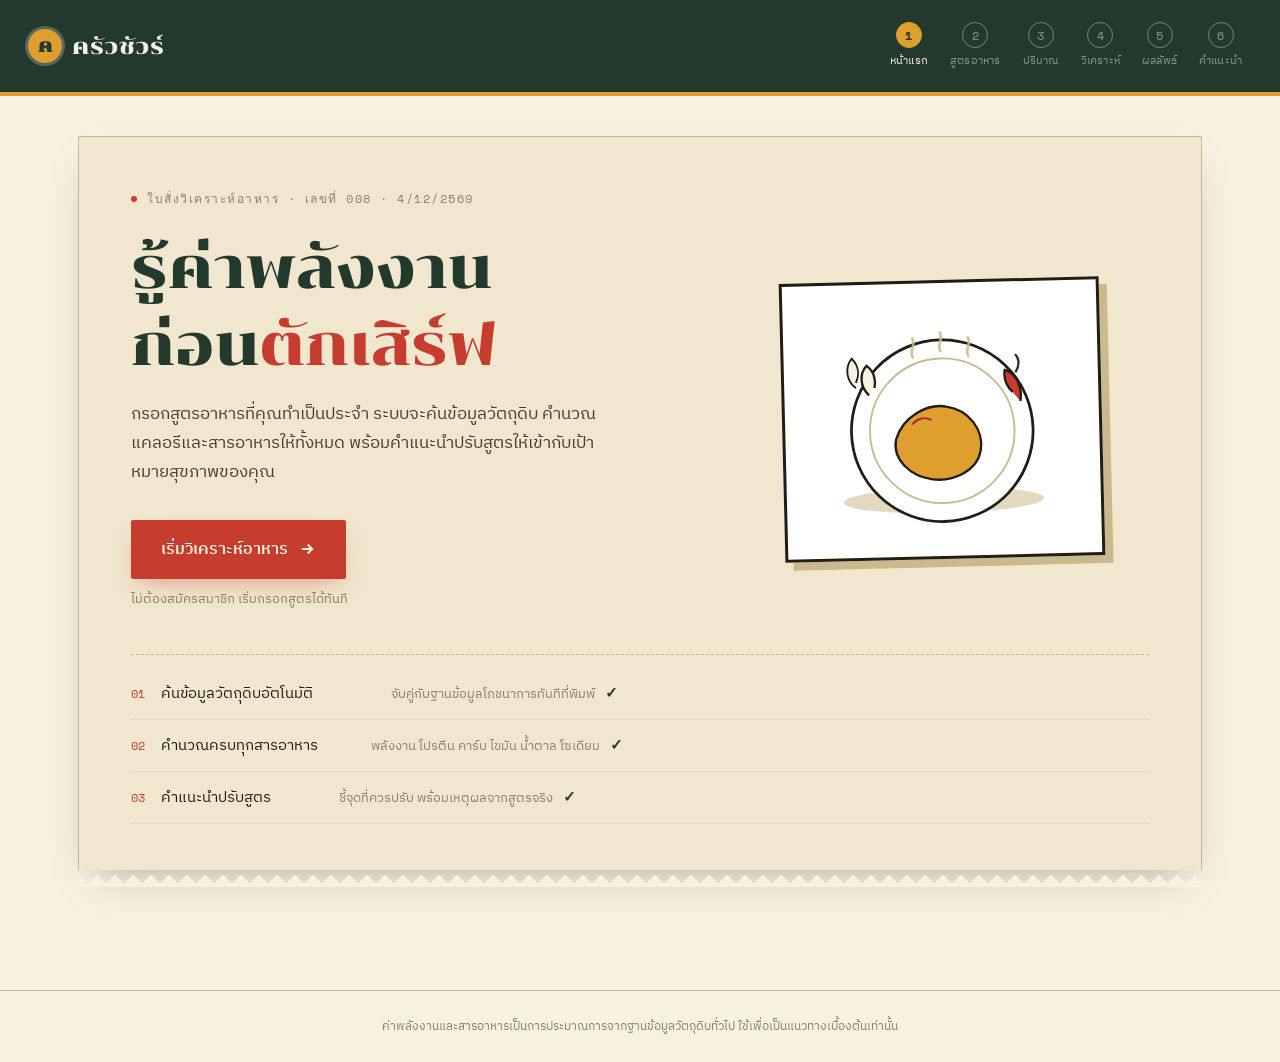
<file: nutrition-appnew.html>
<!DOCTYPE html>
<html lang="th">
<head>
<meta charset="UTF-8">
<meta name="viewport" content="width=device-width, initial-scale=1.0">
<title>ครัวชัวร์ — วิเคราะห์คุณค่าทางโภชนาการ</title>
<link rel="preconnect" href="https://fonts.googleapis.com">
<link rel="preconnect" href="https://fonts.gstatic.com" crossorigin>
<link href="https://fonts.googleapis.com/css2?family=Chonburi&family=IBM+Plex+Sans+Thai:wght@400;500;600;700&family=Space+Mono:wght@400;700&display=swap" rel="stylesheet">
<style>
  :root{
    --rice:#F7F1E1;
    --rice-deep:#F0E7CE;
    --ink:#211C14;
    --pandan:#24392E;
    --pandan-light:#33513F;
    --chili:#C63D2F;
    --chili-deep:#A62F23;
    --turmeric:#DE9F2E;
    --khaki:#C9B98C;
    --paper-shadow: 0 18px 40px -18px rgba(33,28,20,0.35);
    --radius: 2px;
  }
  *{box-sizing:border-box;}
  html{scroll-behavior:smooth;}
  body{
    margin:0;
    background:var(--rice);
    color:var(--ink);
    font-family:'IBM Plex Sans Thai', sans-serif;
    -webkit-font-smoothing:antialiased;
  }
  h1,h2,h3,.display{
    font-family:'Chonburi', 'IBM Plex Sans Thai', sans-serif;
    font-weight:400;
    line-height:1.15;
    margin:0;
  }
  .mono{font-family:'Space Mono', monospace;}
  button{font-family:inherit;cursor:pointer;}
  a{color:inherit;}

  ::selection{background:var(--turmeric); color:var(--ink);}

  /* focus visibility */
  button:focus-visible, input:focus-visible, select:focus-visible{
    outline:3px solid var(--chili);
    outline-offset:2px;
  }

  @media (prefers-reduced-motion: reduce){
    *{animation-duration:0.001ms !important; transition-duration:0.001ms !important;}
  }

  /* ---------- SHELL ---------- */
  #app{min-height:100vh; display:flex; flex-direction:column;}

  header.topbar{
    background:var(--pandan);
    color:var(--rice);
    padding:18px 28px;
    display:flex;
    align-items:center;
    justify-content:space-between;
    gap:20px;
    position:sticky; top:0; z-index:40;
    border-bottom:4px solid var(--turmeric);
  }
  .logo{
    display:flex; align-items:center; gap:10px;
    font-family:'Chonburi', sans-serif;
    font-size:22px;
    letter-spacing:0.5px;
  }
  .logo-mark{
    width:34px;height:34px; border-radius:50%;
    background:var(--turmeric);
    display:flex;align-items:center;justify-content:center;
    color:var(--pandan); font-size:18px; font-weight:700;
    box-shadow:0 0 0 3px rgba(247,241,225,0.25);
  }
  .steprail{
    display:flex; align-items:center; gap:2px;
    overflow-x:auto;
  }
  .steprail::-webkit-scrollbar{display:none;}
  .step-dot{
    display:flex; flex-direction:column; align-items:center; gap:4px;
    background:none; border:none; color:rgba(247,241,225,0.5);
    padding:4px 10px; position:relative; white-space:nowrap;
  }
  .step-dot .num{
    width:26px;height:26px;border-radius:50%;
    border:1.5px solid rgba(247,241,225,0.4);
    display:flex;align-items:center;justify-content:center;
    font-family:'Space Mono',monospace; font-size:12px;
    transition:all .25s ease;
  }
  .step-dot .lbl{font-size:11px; letter-spacing:.2px;}
  .step-dot.active{color:var(--rice);}
  .step-dot.active .num{background:var(--turmeric); border-color:var(--turmeric); color:var(--pandan); font-weight:700;}
  .step-dot.done{color:rgba(247,241,225,0.85);}
  .step-dot.done .num{background:rgba(247,241,225,0.15); border-color:var(--rice);}
  .step-dot:not(.clickable){cursor:default;}
  .step-dot.clickable{cursor:pointer;}
  .step-dot.clickable:hover .num{border-color:var(--rice);}

  main{
    flex:1;
    width:100%;
    max-width:1180px;
    margin:0 auto;
    padding:40px 28px 80px;
  }

  .layout{
    display:grid;
    grid-template-columns: 1.35fr 1fr;
    gap:40px;
    align-items:start;
  }
  @media (max-width:880px){
    .layout{grid-template-columns:1fr;}
  }

  .panel{
    background:#fff;
    border:1px solid var(--khaki);
    border-top:5px solid var(--turmeric);
    border-radius:var(--radius);
    padding:36px 36px 32px;
    box-shadow:var(--paper-shadow);
  }

  .eyebrow{
    font-family:'Space Mono',monospace;
    font-size:12px;
    letter-spacing:2px;
    text-transform:uppercase;
    color:var(--chili);
    margin-bottom:10px;
    display:block;
  }

  .ticket-head{
    display:flex; align-items:baseline; justify-content:space-between; gap:16px;
    margin-bottom:6px; flex-wrap:wrap;
  }
  .ticket-head .th-num{
    font-family:'Space Mono',monospace; font-size:11.5px; letter-spacing:1.5px;
    color:#8a8267;
  }
  .ticket-head .th-num .dot{color:var(--chili);}
  .section-title-row{margin-bottom:8px;}
  .section-title-row .section-title{margin-bottom:0;}

  /* ---------- HERO (step 1) : order-ticket concept ---------- */
  .hero-panel{
    background:var(--rice-deep);
    border:1px solid var(--khaki);
    border-bottom:none;
    box-shadow:var(--paper-shadow);
    padding:52px 52px 46px;
    position:relative;
  }
  .hero-panel::after{
    content:"";
    position:absolute; left:0; right:0; bottom:-17px; height:18px;
    background:
      linear-gradient(-45deg, var(--rice) 9px, transparent 0) 0 0/18px 18px repeat-x,
      linear-gradient(45deg, var(--rice) 9px, transparent 0) 0 0/18px 18px repeat-x;
  }
  .ticket-num{
    font-family:'Space Mono',monospace; font-size:12px; letter-spacing:1.5px;
    color:#8a8267; display:flex; align-items:center; gap:10px; margin-bottom:22px;
  }
  .ticket-num .dot{width:6px;height:6px;border-radius:50%;background:var(--chili);}

  .hero-grid{
    display:grid; grid-template-columns:1.15fr 0.85fr; gap:44px; align-items:center;
  }
  @media (max-width:880px){ .hero-grid{grid-template-columns:1fr;} }

  .hero-panel h1{
    font-size:clamp(36px, 4.6vw, 58px);
    line-height:1.32;
    color:var(--pandan);
  }
  .hero-panel h1 .accent{color:var(--chili);}
  .hero-panel p.lead{
    font-size:16.5px; line-height:1.75; margin-top:18px; max-width:50ch;
    color:#453d2e;
  }
  .cta-row{margin-top:32px; display:flex; flex-direction:column; align-items:flex-start; gap:10px;}
  .cta{
    background:var(--chili);
    color:var(--rice);
    border:none;
    padding:16px 30px;
    font-size:16px;
    font-weight:600;
    border-radius:var(--radius);
    display:inline-flex; align-items:center; gap:10px;
    transition:transform .15s ease, background .15s ease;
    box-shadow:0 10px 24px -10px rgba(198,61,47,0.55);
  }
  .cta:hover{background:var(--chili-deep); transform:translateY(-2px);}
  .cta svg{width:18px;height:18px;}
  .cta-note{font-size:12.5px; color:#8a8267;}

  /* sticker frame reused from the nutrition-label language, seen for the first time here */
  .sticker-frame{
    background:#fff;
    border:3px solid var(--ink);
    box-shadow:8px 8px 0 var(--khaki);
    transform:rotate(-1.4deg);
    padding:18px 18px 14px;
    max-width:320px;
    margin:0 auto;
  }
  .sticker-frame svg{display:block; width:100%; height:auto;}
  .sticker-caption{
    margin-top:14px; text-align:center; font-family:'Space Mono',monospace;
    font-size:11.5px; letter-spacing:1px; color:#8a8267; text-transform:uppercase;
  }

  .receipt-divider{
    border:none; border-top:1.5px dashed var(--khaki);
    margin:44px 0 26px;
  }
  .receipt-list{list-style:none; margin:0; padding:0;}
  .receipt-list li{
    display:flex; align-items:baseline; gap:10px;
    padding:13px 0; border-bottom:1px solid #e2d9bf;
    font-size:15px; color:var(--ink);
  }
  .receipt-list li:first-child{padding-top:0;}
  .receipt-list .ri-num{
    font-family:'Space Mono',monospace; font-size:12px; color:var(--chili); flex:none; width:20px;
  }
  .receipt-list .ri-text{flex:none;}
  .receipt-list .ri-desc{
    flex:1; font-size:12.5px; color:#8a8267; text-align:right; max-width:34ch;
  }
  @media (max-width:640px){
    .receipt-list li{flex-wrap:wrap;}
    .receipt-list .ri-desc{text-align:left; width:100%; margin-left:30px;}
  }
  .receipt-list .ri-check{
    flex:none; color:var(--pandan); font-weight:700; font-family:'Space Mono',monospace;
  }

  /* ---------- FORM ELEMENTS ---------- */
  .field{margin-bottom:22px;}
  .field label{
    display:block; font-size:13px; font-weight:600; margin-bottom:8px;
    color:var(--pandan); letter-spacing:.2px;
  }
  .field .hint{font-size:12px; color:#8a8267; margin-top:6px;}
  input[type=text], input[type=number], select{
    width:100%;
    border:1.5px solid var(--khaki);
    background:var(--rice);
    padding:12px 14px;
    font-size:15px;
    border-radius:var(--radius);
    font-family:'IBM Plex Sans Thai', sans-serif;
    color:var(--ink);
  }
  input:focus, select:focus{border-color:var(--pandan);}

  .row{display:flex; gap:14px;}
  .row > *{flex:1;}

  .add-row{display:flex; gap:10px; align-items:flex-end;}
  .add-row .field{flex:1; margin-bottom:0;}
  .btn-secondary{
    background:var(--pandan); color:var(--rice); border:none;
    padding:12px 18px; border-radius:var(--radius); font-weight:600; font-size:14px;
    white-space:nowrap;
    transition:background .15s ease;
  }
  .btn-secondary:hover{background:var(--pandan-light);}
  .btn-secondary:disabled{background:#b9b09a; cursor:not-allowed;}

  .chips{display:flex; flex-wrap:wrap; gap:10px; margin-top:18px;}
  .chip{
    display:flex; align-items:center; gap:10px;
    background:#fff; border:1.5px solid var(--ink);
    padding:8px 8px 8px 10px; border-radius:3px; font-size:13.5px;
    position:relative;
  }
  .chip::before{
    content:""; width:6px; height:6px; border-radius:50%;
    background:var(--turmeric); border:1px solid var(--ink); flex:none;
  }
  .chip button{
    background:var(--chili); color:#fff; border:none;
    width:20px;height:20px;border-radius:50%;
    font-size:12px; line-height:1; display:flex; align-items:center; justify-content:center;
  }
  .empty-note{
    font-size:13.5px; color:#8a8267; padding:14px; border:1px dashed var(--khaki);
    border-radius:var(--radius); margin-top:16px; background:var(--rice-deep);
  }

  .qty-table{width:100%; border-collapse:collapse; margin-top:6px;}
  .qty-table th{
    text-align:left; font-size:11px; text-transform:uppercase; letter-spacing:1.5px;
    color:#fff; background:var(--pandan); padding:10px 10px; font-family:'Space Mono',monospace;
  }
  .qty-table th:first-child{border-radius:3px 0 0 0;}
  .qty-table th:last-child{border-radius:0 3px 0 0;}
  .qty-table tr:nth-child(even) td{background:var(--rice-deep);}
  .qty-table td{padding:12px 10px; border-bottom:1px solid var(--khaki); vertical-align:middle;}
  .qty-table .iname{font-weight:600; font-size:14px; color:var(--pandan);}
  .qty-table .gramnote{font-size:11.5px; color:#8a8267; font-family:'Space Mono',monospace;}
  .qty-table input, .qty-table select{padding:8px 10px; font-size:13.5px;}

  .nav-buttons{display:flex; justify-content:space-between; margin-top:32px; gap:12px;}
  .btn-ghost{
    background:none; border:1.5px solid var(--pandan); color:var(--pandan);
    padding:12px 22px; border-radius:var(--radius); font-weight:600; font-size:14px;
  }
  .btn-ghost:hover{background:var(--rice-deep);}
  .btn-primary{
    background:var(--chili); color:#fff; border:none;
    padding:12px 26px; border-radius:var(--radius); font-weight:600; font-size:14px;
    box-shadow:0 8px 18px -8px rgba(198,61,47,0.55);
  }
  .btn-primary:hover{background:var(--chili-deep);}
  .btn-primary:disabled{background:#c9b8a8; box-shadow:none; cursor:not-allowed;}

  /* ---------- LOADING (step 4) ---------- */
  .loading-wrap{
    display:flex; flex-direction:column; align-items:center; justify-content:center;
    padding:70px 20px; text-align:center; gap:22px;
  }
  .pot{width:74px; height:74px; position:relative;}
  .pot svg{width:100%; height:100%;}
  .steam{
    position:absolute; top:-14px; left:50%; transform:translateX(-50%);
    width:6px; height:20px; border-radius:4px; background:var(--khaki);
    animation:rise 1.4s ease-in-out infinite;
    opacity:0.8;
  }
  @keyframes rise{
    0%{transform:translate(-50%,6px); opacity:0;}
    40%{opacity:0.8;}
    100%{transform:translate(-50%,-16px); opacity:0;}
  }
  .loading-wrap h3{color:var(--pandan); font-size:20px;}
  .loading-wrap p{color:#8a8267; font-size:14px; max-width:36ch;}
  .progress-bar{width:220px; height:6px; background:var(--rice-deep); border-radius:4px; overflow:hidden; border:1px solid var(--khaki);}
  .progress-fill{height:100%; width:0%; background:var(--turmeric); transition:width .4s ease;}

  /* ---------- NUTRITION LABEL (signature element) ---------- */
  .label-card{
    background:#fff;
    border:3px solid var(--ink);
    padding:0;
    position:sticky; top:100px;
    box-shadow:8px 8px 0 var(--khaki);
    transform:rotate(0.4deg);
  }
  .label-head{
    padding:16px 20px 12px;
    border-bottom:10px solid var(--ink);
  }
  .label-head .lbl-eyebrow{
    font-family:'Space Mono',monospace; font-size:11px; letter-spacing:2px; text-transform:uppercase; color:#8a8267;
  }
  .label-head h2{font-size:26px; color:var(--ink); margin-top:2px;}
  .label-sub{
    padding:10px 20px; border-bottom:1px solid var(--ink); font-size:13px;
    display:flex; justify-content:space-between;
  }
  .label-cal{
    padding:12px 20px; border-bottom:8px solid var(--ink);
    display:flex; justify-content:space-between; align-items:baseline;
  }
  .label-cal .lc-label{font-family:'Chonburi',sans-serif; font-size:16px;}
  .label-cal .lc-num{font-family:'Space Mono',monospace; font-size:34px; font-weight:700; color:var(--chili);}
  .label-rows{padding:0 20px;}
  .label-row{
    display:flex; justify-content:space-between; align-items:center;
    padding:9px 0; border-bottom:1px solid #d8d0ba; font-size:14px;
  }
  .label-row.indent{padding-left:16px; font-size:13px; color:#5b5340;}
  .label-row .rdi{font-family:'Space Mono',monospace; font-size:12.5px; color:var(--pandan); font-weight:700;}
  .label-row .val{font-family:'Space Mono',monospace; font-weight:700;}
  .label-foot{
    padding:14px 20px 20px; font-size:11px; color:#8a8267; line-height:1.5;
  }
  .label-empty{
    padding:40px 24px; text-align:center; color:#8a8267; font-size:13.5px; line-height:1.6;
  }
  .serving-toggle{
    display:flex; gap:0; margin:16px 20px 4px; border:1.5px solid var(--pandan); border-radius:var(--radius); overflow:hidden;
  }
  .serving-toggle button{
    flex:1; background:#fff; border:none; padding:9px; font-size:12.5px; font-weight:600; color:var(--pandan);
  }
  .serving-toggle button.active{background:var(--pandan); color:var(--rice);}

  /* ---------- RESULTS PAGE ---------- */
  .result-hero{display:flex; align-items:center; gap:16px; margin-bottom:26px;}
  .result-hero .num-big{font-family:'Space Mono',monospace; font-size:52px; font-weight:700; color:var(--chili);}
  .result-hero .num-unit{font-size:14px; color:#8a8267;}
  .bar-group{margin-bottom:16px;}
  .bar-label{display:flex; justify-content:space-between; font-size:13px; margin-bottom:5px;}
  .bar-track{height:10px; background:var(--rice-deep); border:1px solid var(--khaki); border-radius:6px; overflow:hidden;}
  .bar-fill{height:100%; background:var(--turmeric); border-radius:6px 0 0 6px; transition:width .6s ease;}
  .bar-fill.chili{background:var(--chili);}
  .bar-fill.pandan{background:var(--pandan);}

  /* ---------- RECOMMENDATIONS ---------- */
  .rec-card{
    display:flex; gap:16px; padding:20px; border:1px solid var(--khaki);
    border-left:5px solid var(--turmeric); border-radius:var(--radius); margin-bottom:16px;
    background:var(--rice-deep);
  }
  .rec-card.warn{border-left-color:var(--chili);}
  .rec-card .ricon{
    width:40px;height:40px; flex:none; border-radius:50%; background:#fff; border:2px solid var(--ink);
    display:flex; align-items:center; justify-content:center; font-size:17px;
  }
  .rec-card.warn .ricon{background:#fbe9e4;}
  .rec-card:not(.warn) .ricon{background:#eef3e9;}
  .rec-card h3{font-size:15.5px; color:var(--pandan); margin-bottom:5px;}
  .rec-card p{margin:0; font-size:13.5px; line-height:1.6; color:#453d2e;}
  .rec-card .tag{
    display:inline-block; margin-top:8px; font-family:'Space Mono',monospace; font-size:11px;
    background:#fff; border:1px solid var(--khaki); padding:2px 8px; border-radius:10px; color:#5b5340;
  }

  footer.site-foot{
    text-align:center; padding:26px; font-size:12px; color:#8a8267;
    border-top:1px solid var(--khaki);
  }

  .section-title{color:var(--pandan); font-size:24px; margin-bottom:6px;}
  .section-desc{color:#5b5340; font-size:14px; margin-bottom:26px; max-width:60ch; line-height:1.6;}
</style>
</head>
<body>
<div id="app"></div>

<script>
/* ===================== NUTRITION DATABASE (per 100g) ===================== */
const DB = {
  "หมูสับ":        {kcal:296, protein:17.9, carb:0,    fat:25,  sugar:0,   sodium:62},
  "เนื้อไก่":       {kcal:165, protein:31,   carb:0,    fat:3.6, sugar:0,   sodium:74},
  "กุ้ง":          {kcal:99,  protein:24,   carb:0.2,  fat:0.3, sugar:0,   sodium:111},
  "ไข่ไก่":         {kcal:155, protein:13,   carb:1.1,  fat:11,  sugar:1.1, sodium:124},
  "ข้าวสวย":       {kcal:130, protein:2.7,  carb:28,   fat:0.3, sugar:0.1, sodium:1},
  "เส้นก๋วยเตี๋ยว": {kcal:109, protein:0.9,  carb:25,   fat:0.2, sugar:0.1, sodium:9},
  "น้ำตาลทราย":    {kcal:387, protein:0,    carb:100,  fat:0,   sugar:100, sodium:1},
  "น้ำตาลปี๊บ":     {kcal:375, protein:0.2,  carb:97,   fat:0.2, sugar:90,  sodium:20},
  "น้ำปลา":        {kcal:35,  protein:5,    carb:3.6,  fat:0,   sugar:0,   sodium:7850},
  "ซีอิ๊วขาว":      {kcal:60,  protein:6,    carb:6,    fat:0,   sugar:1,   sodium:5493},
  "ซอสหอยนางรม":   {kcal:51,  protein:2.7,  carb:11,   fat:0.1, sugar:9,   sodium:2733},
  "น้ำมันพืช":      {kcal:884, protein:0,    carb:0,    fat:100, sugar:0,   sodium:0},
  "กระเทียม":      {kcal:149, protein:6.4,  carb:33,   fat:0.5, sugar:1,   sodium:17},
  "หอมแดง":        {kcal:72,  protein:2.5,  carb:16.8, fat:0.1, sugar:4.2, sodium:12},
  "พริกขี้หนู":     {kcal:40,  protein:1.9,  carb:9,    fat:0.4, sugar:5,   sodium:9},
  "มะนาว":         {kcal:25,  protein:0.4,  carb:8.4,  fat:0.2, sugar:1.7, sodium:2},
  "ถั่วงอก":       {kcal:30,  protein:3.2,  carb:5.9,  fat:0.2, sugar:4.1, sodium:6},
  "ต้นหอม":        {kcal:32,  protein:1.8,  carb:7.3,  fat:0.2, sugar:2.3, sodium:16},
  "กะทิ":          {kcal:230, protein:2.3,  carb:5.5,  fat:23.8,sugar:3.3, sodium:15},
  "เกลือ":         {kcal:0,   protein:0,    carb:0,    fat:0,   sugar:0,   sodium:38758},
  "พริกแกง":       {kcal:120, protein:3,    carb:15,   fat:5,   sugar:3,   sodium:1200},
  "เต้าหู้":        {kcal:76,  protein:8,    carb:1.9,  fat:4.8, sugar:0.6, sodium:7},
  "ผักบุ้ง":        {kcal:19,  protein:2.6,  carb:3.1,  fat:0.2, sugar:1.5, sodium:65},
};
const UNIT_TO_GRAM = { "กรัม":1, "ช้อนโต๊ะ":15, "ช้อนชา":5, "ถ้วย":200, "มิลลิลิตร":1 };
const UNITS = Object.keys(UNIT_TO_GRAM);
// Thai reference daily intake (approx, per 2000 kcal diet) for %RDI display
const RDI = { fat:65, carb:300, protein:50, sodium:2000, sugar:60 };

const STEP_LABELS = ["หน้าแรก","สูตรอาหาร","ปริมาณ","วิเคราะห์","ผลลัพธ์","คำแนะนำ"];

/* ===================== STATE ===================== */
let state = {
  step: 1,
  maxStep: 1,
  dishName: "",
  ingredients: [],      // {name, amount, unit}
  servings: 1,
  loadingProgress: 0,
  results: null,        // computed totals
  servingView: "total",  // 'total' | 'serving'
  resultSubView: "calories", // 'calories' | 'detail'
};

function resetState(){
  state = {step:1, maxStep:1, dishName:"", ingredients:[], servings:1, loadingProgress:0, results:null, servingView:"total", resultSubView:"calories"};
  render();
}

/* ===================== CALCULATIONS ===================== */
function gramsOf(ing){ return ing.amount * (UNIT_TO_GRAM[ing.unit] ?? 1); }

function computeTotals(ingredients){
  const total = {kcal:0, protein:0, carb:0, fat:0, sugar:0, sodium:0};
  const contributions = []; // per ingredient sodium/sugar/kcal contribution
  ingredients.forEach(ing => {
    const data = DB[ing.name];
    if(!data) return;
    const g = gramsOf(ing);
    const factor = g/100;
    const c = {
      name: ing.name,
      kcal: data.kcal*factor, protein: data.protein*factor, carb: data.carb*factor,
      fat: data.fat*factor, sugar: data.sugar*factor, sodium: data.sodium*factor
    };
    total.kcal += c.kcal; total.protein += c.protein; total.carb += c.carb;
    total.fat += c.fat; total.sugar += c.sugar; total.sodium += c.sodium;
    contributions.push(c);
  });
  return {total, contributions};
}

function computeRecommendations(results, servings){
  const {total, contributions} = results;
  const perServ = {
    kcal: total.kcal/servings, sodium: total.sodium/servings, sugar: total.sugar/servings,
    fat: total.fat/servings
  };
  const recs = [];

  const topSodium = [...contributions].sort((a,b)=>b.sodium-a.sodium)[0];
  if(perServ.sodium > 800 && topSodium){
    recs.push({
      icon:"🧂", warn:true, tag:"โซเดียมสูง",
      title:`ลดโซเดียมจาก “${topSodium.name}”`,
      text:`โซเดียมต่อหนึ่งที่อยู่ที่ประมาณ ${Math.round(perServ.sodium)} มก. ซึ่งเกินเกณฑ์แนะนำต่อมื้อ วัตถุดิบที่ให้โซเดียมมากที่สุดคือ “${topSodium.name}” ลองลดปริมาณลงประมาณหนึ่งในสี่ หรือใช้สูตรน้ำปลา/ซีอิ๊วสูตรลดโซเดียมแทน`
    });
  }

  const topSugar = [...contributions].sort((a,b)=>b.sugar-a.sugar)[0];
  if(perServ.kcal>0 && (total.sugar/servings) > 6 && topSugar && topSugar.sugar>0){
    recs.push({
      icon:"🍬", warn:true, tag:"น้ำตาลสูง",
      title:`ปรับลดน้ำตาลจาก “${topSugar.name}”`,
      text:`น้ำตาลต่อหนึ่งที่อยู่ที่ประมาณ ${(total.sugar/servings).toFixed(1)} กรัม ลองลดปริมาณ “${topSugar.name}” ลงทีละน้อย แล้วชิมรสก่อนปรุงเพิ่ม จะช่วยคุมความหวานได้โดยไม่เสียรสชาติมากนัก`
    });
  }

  const fatKcalShare = total.fat>0 ? (total.fat*9)/total.kcal : 0;
  if(fatKcalShare > 0.35){
    recs.push({
      icon:"🫒", warn:false, tag:"ไขมันค่อนข้างสูง",
      title:"ลองลดน้ำมันหรือกะทิลงเล็กน้อย",
      text:`สัดส่วนพลังงานจากไขมันอยู่ที่ประมาณ ${Math.round(fatKcalShare*100)}% ของพลังงานทั้งหมด การลดน้ำมันผัดหรือกะทิลงราวหนึ่งช้อนโต๊ะจะช่วยลดไขมันได้โดยไม่กระทบรสชาติมากนัก`
    });
  }

  if(perServ.kcal > 600){
    recs.push({
      icon:"🍚", warn:false, tag:"พลังงานต่อที่ค่อนข้างสูง",
      title:"พิจารณาลดขนาดเสิร์ฟหรือแบ่งเสิร์ฟเพิ่ม",
      text:`พลังงานต่อหนึ่งที่อยู่ที่ประมาณ ${Math.round(perServ.kcal)} กิโลแคลอรี ลองแบ่งเสิร์ฟเพิ่มอีกหนึ่งที่ หรือลดข้าว/เส้นลงเล็กน้อยเพื่อให้เหมาะกับมื้ออาหารทั่วไป`
    });
  }

  if(recs.length === 0){
    recs.push({
      icon:"✅", warn:false, tag:"สมดุลดี",
      title:"สูตรนี้อยู่ในเกณฑ์ที่สมดุล",
      text:"ค่าพลังงาน โซเดียม น้ำตาล และไขมันต่อหนึ่งที่ อยู่ในเกณฑ์ที่เหมาะสมสำหรับมื้ออาหารทั่วไป สามารถทำตามสูตรนี้ได้ตามปกติ"
    });
  }
  return recs;
}

/* ===================== RENDER HELPERS ===================== */
function esc(s){ return (s||"").replace(/[&<>"']/g, m=>({'&':'&amp;','<':'&lt;','>':'&gt;','"':'&quot;',"'":'&#39;'}[m])); }
function round(n,d=0){ const f=Math.pow(10,d); return Math.round(n*f)/f; }
function pct(n, ref){ return Math.min(999, Math.round((n/ref)*100)); }

function renderStepRail(){
  let html = '<div class="steprail">';
  for(let i=1;i<=6;i++){
    const cls = i===state.step ? "active" : (i<state.step ? "done":"");
    const clickable = i<=state.maxStep;
    html += `<button class="step-dot ${cls} ${clickable?'clickable':''}" ${clickable?`data-goto="${i}"`:'disabled'}>
      <span class="num">${i}</span><span class="lbl">${STEP_LABELS[i-1]}</span>
    </button>`;
  }
  html += '</div>';
  return html;
}

function renderLabelCard(){
  const hasIngredients = state.ingredients.length > 0;
  if(!hasIngredients){
    return `<div class="label-card">
      <div class="label-head">
        <span class="lbl-eyebrow">ฉลากโภชนาการ · ตัวอย่าง</span>
        <h2>ข้อมูลโภชนาการ</h2>
      </div>
      <div class="label-empty">เพิ่มวัตถุดิบอย่างน้อยหนึ่งอย่าง<br>เพื่อดูค่าพลังงานและสารอาหารที่นี่</div>
    </div>`;
  }
  const {total} = computeTotals(state.ingredients);
  const servings = Math.max(1, state.servings||1);
  const useServing = state.servingView === "serving";
  const d = useServing ? {
    kcal: total.kcal/servings, protein: total.protein/servings, carb: total.carb/servings,
    fat: total.fat/servings, sugar: total.sugar/servings, sodium: total.sodium/servings
  } : total;

  const showToggle = state.step >= 5;

  return `<div class="label-card">
    <div class="label-head">
      <span class="lbl-eyebrow">ฉลากโภชนาการ${state.step<5 ? ' · ตัวอย่างเบื้องต้น':''}</span>
      <h2>${esc(state.dishName) || "เมนูของคุณ"}</h2>
    </div>
    <div class="label-sub">
      <span>จำนวนหน่วยบริโภคต่อสูตร</span><span class="mono">${servings} ที่</span>
    </div>
    ${showToggle ? `<div class="serving-toggle">
      <button data-view="total" class="${!useServing?'active':''}">ต่อสูตรทั้งหมด</button>
      <button data-view="serving" class="${useServing?'active':''}">ต่อ 1 ที่</button>
    </div>` : ''}
    <div class="label-cal">
      <span class="lc-label">พลังงานทั้งหมด</span>
      <span class="lc-num">${round(d.kcal)} <span style="font-size:14px;">kcal</span></span>
    </div>
    <div class="label-rows">
      <div class="label-row"><span>ไขมันทั้งหมด</span><span class="val">${round(d.fat,1)} ก.</span></div>
      <div class="label-row indent"><span>% ของปริมาณแนะนำ*</span><span class="rdi">${pct(d.fat,RDI.fat)}%</span></div>
      <div class="label-row"><span>คาร์โบไฮเดรตทั้งหมด</span><span class="val">${round(d.carb,1)} ก.</span></div>
      <div class="label-row indent"><span>น้ำตาล</span><span class="val">${round(d.sugar,1)} ก.</span></div>
      <div class="label-row"><span>โปรตีน</span><span class="val">${round(d.protein,1)} ก.</span></div>
      <div class="label-row"><span>โซเดียม</span><span class="val">${round(d.sodium)} มก.</span></div>
      <div class="label-row indent"><span>% ของปริมาณแนะนำ*</span><span class="rdi">${pct(d.sodium,RDI.sodium)}%</span></div>
    </div>
    <div class="label-foot">*% ของปริมาณสารอาหารที่แนะนำให้บริโภคต่อวัน คำนวณโดยประมาณจากพลังงาน 2,000 กิโลแคลอรี ค่าที่แสดงเป็นการประมาณการจากฐานข้อมูลวัตถุดิบทั่วไป ไม่ใช่การวิเคราะห์ในห้องปฏิบัติการ</div>
  </div>`;
}

/* ===================== STEP RENDERERS ===================== */
function renderStep1(){
  const today = new Date();
  const dateStr = `${today.getDate()}/${today.getMonth()+1}/${today.getFullYear()+543}`;
  return `
  <div style="margin-bottom:40px;">
    <div class="hero-panel">
      <div class="ticket-num"><span class="dot"></span>ใบสั่งวิเคราะห์อาหาร · เลขที่ 00${Math.floor(1+Math.random()*8)} · ${dateStr}</div>
      <div class="hero-grid">
        <div>
          <h1>รู้ค่าพลังงาน<br>ก่อน<span class="accent">ตักเสิร์ฟ</span></h1>
          <p class="lead">กรอกสูตรอาหารที่คุณทำเป็นประจำ ระบบจะค้นข้อมูลวัตถุดิบ คำนวณแคลอรีและสารอาหารให้ทั้งหมด พร้อมคำแนะนำปรับสูตรให้เข้ากับเป้าหมายสุขภาพของคุณ</p>
          <div class="cta-row">
            <button class="cta" data-goto="2">
              เริ่มวิเคราะห์อาหาร
              <svg viewBox="0 0 24 24" fill="none" stroke="currentColor" stroke-width="2.5"><path d="M5 12h14M13 6l6 6-6 6"/></svg>
            </button>
            <span class="cta-note">ไม่ต้องสมัครสมาชิก เริ่มกรอกสูตรได้ทันที</span>
          </div>
        </div>
        <div class="sticker-frame">
          <svg viewBox="0 0 300 260" xmlns="http://www.w3.org/2000/svg">
            <ellipse cx="150" cy="215" rx="108" ry="14" fill="#e2d9bf"/>
            <circle cx="150" cy="140" r="98" fill="#ffffff" stroke="#211C14" stroke-width="3"/>
            <circle cx="150" cy="140" r="78" fill="none" stroke="#C9B98C" stroke-width="2"/>
            <path d="M100 148c8-24 34-38 55-34 24 4 40 26 36 48-4 22-30 34-54 30-22-4-42-22-37-44z" fill="#DE9F2E" stroke="#211C14" stroke-width="2.5"/>
            <path d="M118 132c6-6 14-8 20-4" stroke="#A62F23" stroke-width="2" fill="none" stroke-linecap="round"/>
            <path d="M235 110c3-16-4-30-16-34-2 10 2 18 8 24" fill="#C63D2F" stroke="#211C14" stroke-width="2.5"/>
            <path d="M231 78c4-6 4-14 0-18" stroke="#24392E" stroke-width="2.5" fill="none" stroke-linecap="round"/>
            <path d="M72 100c-10-10-10-24-2-32 8 6 10 16 8 24" fill="#F7F1E1" stroke="#211C14" stroke-width="2.5"/>
            <path d="M58 92c-10-8-12-22-4-32 8 8 8 18 4 26" fill="#F7F1E1" stroke="#211C14" stroke-width="2"/>
            <g stroke="#C9B98C" stroke-width="3" fill="none" stroke-linecap="round" opacity="0.85">
              <path d="M120 40c4 8-4 12 0 20"/>
              <path d="M150 34c4 8-4 12 0 20"/>
              <path d="M180 40c4 8-4 12 0 20"/>
            </g>
          </svg>
        </div>
      </div>

      <hr class="receipt-divider">

      <ul class="receipt-list">
        <li><span class="ri-num">01</span><span class="ri-text">ค้นข้อมูลวัตถุดิบอัตโนมัติ</span><span class="ri-desc">จับคู่กับฐานข้อมูลโภชนาการทันทีที่พิมพ์</span><span class="ri-check">✓</span></li>
        <li><span class="ri-num">02</span><span class="ri-text">คำนวณครบทุกสารอาหาร</span><span class="ri-desc">พลังงาน โปรตีน คาร์บ ไขมัน น้ำตาล โซเดียม</span><span class="ri-check">✓</span></li>
        <li><span class="ri-num">03</span><span class="ri-text">คำแนะนำปรับสูตร</span><span class="ri-desc">ชี้จุดที่ควรปรับ พร้อมเหตุผลจากสูตรจริง</span><span class="ri-check">✓</span></li>
      </ul>
    </div>
  </div>`;
}

function renderStep2(){
  const chips = state.ingredients.map((ing,i)=>`
    <span class="chip">${esc(ing.name)}<button data-remove="${i}" aria-label="ลบวัตถุดิบ">×</button></span>
  `).join("");
  return `
  <div class="panel">
    <div class="ticket-head"><span class="th-num">รายการที่ <span class="dot">02</span> · สูตรอาหาร</span></div>
    <h2 class="section-title">กรอกสูตรอาหาร</h2>
    <p class="section-desc">ตั้งชื่อเมนู แล้วเพิ่มวัตถุดิบทีละอย่างจากฐานข้อมูล พิมพ์ชื่อวัตถุดิบภาษาไทย เช่น หมูสับ น้ำตาลทราย น้ำปลา</p>

    <div class="field">
      <label for="dishName">ชื่อเมนู</label>
      <input type="text" id="dishName" placeholder="เช่น ผัดกะเพราหมูสับ" value="${esc(state.dishName)}">
    </div>

    <div class="add-row">
      <div class="field">
        <label for="ingInput">เพิ่มวัตถุดิบ</label>
        <input type="text" id="ingInput" list="ingredientList" placeholder="พิมพ์ชื่อวัตถุดิบ...">
        <datalist id="ingredientList">
          ${Object.keys(DB).map(n=>`<option value="${esc(n)}">`).join("")}
        </datalist>
      </div>
      <button class="btn-secondary" id="addIngBtn">+ เพิ่มวัตถุดิบ</button>
    </div>
    <div id="ingError" style="display:none;color:var(--chili);font-size:12.5px;margin-top:8px;"></div>

    ${state.ingredients.length ? `<div class="chips">${chips}</div>` : `<div class="empty-note">ยังไม่มีวัตถุดิบในสูตร ลองเริ่มด้วย “หมูสับ”, “น้ำตาลทราย” หรือ “น้ำปลา”</div>`}

    <div class="nav-buttons">
      <button class="btn-ghost" data-goto="1">← ย้อนกลับ</button>
      <button class="btn-primary" id="toStep3" ${(!state.dishName.trim() || state.ingredients.length===0) ? 'disabled':''}>ถัดไป: ระบุปริมาณ →</button>
    </div>
  </div>`;
}

function renderStep3(){
  const rows = state.ingredients.map((ing,i)=>`
    <tr>
      <td class="iname">${esc(ing.name)}</td>
      <td><input type="number" min="0" step="0.5" value="${ing.amount}" data-qty="${i}" style="width:80px;"></td>
      <td>
        <select data-unit="${i}">
          ${UNITS.map(u=>`<option value="${u}" ${u===ing.unit?'selected':''}>${u}</option>`).join("")}
        </select>
      </td>
      <td class="gramnote">≈ ${round(gramsOf(ing),1)} ก.</td>
    </tr>
  `).join("");
  return `
  <div class="panel">
    <div class="ticket-head"><span class="th-num">รายการที่ <span class="dot">03</span> · ปริมาณ</span></div>
    <h2 class="section-title">ระบุปริมาณวัตถุดิบ</h2>
    <p class="section-desc">ใส่ปริมาณของแต่ละวัตถุดิบและเลือกหน่วย ระบบจะแปลงเป็นกรัมให้อัตโนมัติเพื่อใช้คำนวณ (ค่าการแปลงหน่วยเป็นค่าโดยประมาณ)</p>

    <div class="field" style="max-width:220px;">
      <label for="servings">แบ่งเสิร์ฟกี่ที่</label>
      <input type="number" id="servings" min="1" step="1" value="${state.servings}">
    </div>

    <table class="qty-table">
      <thead><tr><th>วัตถุดิบ</th><th>ปริมาณ</th><th>หน่วย</th><th>เทียบกรัม</th></tr></thead>
      <tbody>${rows}</tbody>
    </table>

    <div class="nav-buttons">
      <button class="btn-ghost" data-goto="2">← ย้อนกลับ</button>
      <button class="btn-primary" id="toStep4">วิเคราะห์คุณค่าทางโภชนาการ →</button>
    </div>
  </div>`;
}

function renderStep4(){
  return `
  <div class="panel">
    <div class="loading-wrap">
      <div class="pot">
        <div class="steam" style="left:30%; animation-delay:0s;"></div>
        <div class="steam" style="left:50%; animation-delay:.4s;"></div>
        <div class="steam" style="left:70%; animation-delay:.8s;"></div>
        <svg viewBox="0 0 64 64"><path d="M12 26h40l-3 26a4 4 0 0 1-4 4H19a4 4 0 0 1-4-4z" fill="#24392E"/><rect x="10" y="20" width="44" height="8" rx="2" fill="#DE9F2E"/><circle cx="32" cy="24" r="2" fill="#F7F1E1"/></svg>
      </div>
      <h3>กำลังคำนวณคุณค่าทางโภชนาการ...</h3>
      <p>ระบบกำลังรวมค่าพลังงานและสารอาหารจากวัตถุดิบทั้งหมดในสูตร ${esc(state.dishName)}</p>
      <div class="progress-bar"><div class="progress-fill" id="progFill" style="width:${state.loadingProgress}%;"></div></div>
    </div>
  </div>`;
}

function renderStep5(){
  return state.resultSubView === "detail" ? renderStep5Detail() : renderStep5Calories();
}

function renderStep5Calories(){
  const {total} = computeTotals(state.ingredients);
  const servings = Math.max(1, state.servings||1);
  const useServing = state.servingView === "serving";
  const kcal = useServing ? total.kcal/servings : total.kcal;
  const perServing = total.kcal/servings;

  return `
  <div class="panel">
    <div class="ticket-head"><span class="th-num">รายการที่ <span class="dot">05</span> · ผลลัพธ์</span></div>
    <h2 class="section-title">มีกี่แคลอรี</h2>
    <p class="section-desc">พลังงานรวมของ “${esc(state.dishName)}” จากวัตถุดิบทั้งหมดในสูตร แบ่งเสิร์ฟทั้งหมด ${servings} ที่</p>

    <div class="serving-toggle" style="margin:0 0 30px; max-width:320px;">
      <button data-view="total" class="${!useServing?'active':''}">ต่อสูตรทั้งหมด</button>
      <button data-view="serving" class="${useServing?'active':''}">ต่อ 1 ที่</button>
    </div>

    <div style="display:flex; justify-content:center; margin:8px 0 30px;">
      <div class="sticker-frame" style="transform:rotate(0.8deg); max-width:280px; padding:26px 30px;">
        <div style="display:flex; align-items:center; justify-content:center; gap:10px; margin-bottom:6px;">
          <svg width="26" height="26" viewBox="0 0 24 24" fill="none" stroke="#C63D2F" stroke-width="2"><path d="M12 2c1 4-3 5-3 9a3 3 0 0 0 6 0c0-2-1-3-1-5 2 1 3 4 3 6a5 5 0 0 1-10 0c0-5 3-6 5-10z"/></svg>
          <span class="lc-label" style="font-size:14px; color:#8a8267;">พลังงานรวม</span>
        </div>
        <div style="text-align:center;">
          <span class="mono" style="font-size:56px; font-weight:700; color:var(--chili); line-height:1;">${round(kcal)}</span>
          <div style="font-size:13px; color:#8a8267; margin-top:4px;">กิโลแคลอรี ${useServing ? '(ต่อ 1 ที่)' : `(ต่อสูตร ${servings} ที่)`}</div>
        </div>
      </div>
    </div>
    <p style="font-size:13.5px; color:#8a8267; text-align:center;">≈ ${round(perServing)} กิโลแคลอรีต่อหนึ่งที่ ถ้าแบ่งเสิร์ฟ ${servings} ที่</p>

    <div class="nav-buttons">
      <button class="btn-ghost" data-goto="3">← ย้อนกลับไปแก้ไข</button>
      <button class="btn-primary" id="toDetailBtn">ดูสารอาหารแบบละเอียด →</button>
    </div>
  </div>`;
}

function renderStep5Detail(){
  const {total} = computeTotals(state.ingredients);
  const servings = Math.max(1, state.servings||1);
  const useServing = state.servingView === "serving";
  const d = useServing ? {
    kcal: total.kcal/servings, protein: total.protein/servings, carb: total.carb/servings,
    fat: total.fat/servings, sugar: total.sugar/servings, sodium: total.sodium/servings
  } : total;

  function bar(label, val, ref, cls){
    const p = Math.min(100, (val/ref)*100);
    return `<div class="bar-group">
      <div class="bar-label"><span>${label}</span><span class="mono">${round(val,1)}</span></div>
      <div class="bar-track"><div class="bar-fill ${cls}" style="width:${p}%;"></div></div>
    </div>`;
  }

  return `
  <div class="panel">
    <div class="ticket-head"><span class="th-num">รายการที่ <span class="dot">05</span> · รายละเอียด</span></div>
    <h2 class="section-title">สารอาหารทั้งหมด</h2>
    <p class="section-desc">รายละเอียดคุณค่าทางโภชนาการของ “${esc(state.dishName)}” สลับมุมมองระหว่างค่าต่อสูตรทั้งหมดและต่อหนึ่งที่ได้จากการ์ดฉลากด้านข้าง</p>

    <div class="result-hero">
      <span class="num-big">${round(d.kcal)}</span>
      <span class="num-unit">กิโลแคลอรี ${useServing ? '(ต่อ 1 ที่)' : `(ต่อสูตร ${servings} ที่)`}</span>
    </div>

    ${bar("โปรตีน (ก.)", d.protein, Math.max(RDI.protein, d.protein*1.2), "pandan")}
    ${bar("คาร์โบไฮเดรต (ก.)", d.carb, Math.max(RDI.carb, d.carb*1.2), "")}
    ${bar("น้ำตาล (ก.)", d.sugar, Math.max(RDI.sugar, d.sugar*1.2), "chili")}
    ${bar("ไขมัน (ก.)", d.fat, Math.max(RDI.fat, d.fat*1.2), "")}
    ${bar("โซเดียม (มก.)", d.sodium, Math.max(RDI.sodium, d.sodium*1.2), "chili")}

    <div class="nav-buttons">
      <button class="btn-ghost" id="backToCaloriesBtn">← กลับไปดูแคลอรีรวม</button>
      <button class="btn-primary" data-goto="6">ขอคำแนะนำจาก AI →</button>
    </div>
  </div>`;
}

function renderStep6(){
  const results = computeTotals(state.ingredients);
  const recs = computeRecommendations(results, Math.max(1,state.servings||1));
  const cards = recs.map(r=>`
    <div class="rec-card ${r.warn?'warn':''}">
      <span class="ricon">${r.icon}</span>
      <div>
        <h3>${esc(r.title)}</h3>
        <p>${esc(r.text)}</p>
        <span class="tag">${esc(r.tag)}</span>
      </div>
    </div>
  `).join("");

  return `
  <div class="panel">
    <div class="ticket-head"><span class="th-num">รายการที่ <span class="dot">06</span> · คำแนะนำ</span></div>
    <h2 class="section-title">คำแนะนำสำหรับสูตรนี้</h2>
    <p class="section-desc">คำแนะนำด้านล่างประเมินจากข้อมูลโภชนาการต่อหนึ่งที่เสิร์ฟของสูตร “${esc(state.dishName)}” เทียบกับเกณฑ์แนะนำต่อมื้อโดยประมาณ</p>
    ${cards}
    <div class="nav-buttons">
      <button class="btn-ghost" data-goto="5">← ดูผลลัพธ์อีกครั้ง</button>
      <button class="btn-primary" id="restartBtn">เริ่มวิเคราะห์เมนูใหม่</button>
    </div>
  </div>`;
}

/* ===================== MAIN RENDER ===================== */
function render(){
  const app = document.getElementById("app");
  let stepHtml = "";
  switch(state.step){
    case 1: stepHtml = renderStep1(); break;
    case 2: stepHtml = renderStep2(); break;
    case 3: stepHtml = renderStep3(); break;
    case 4: stepHtml = renderStep4(); break;
    case 5: stepHtml = renderStep5(); break;
    case 6: stepHtml = renderStep6(); break;
  }
  const showLabel = state.step >= 4;
  const narrow = state.step === 2 || state.step === 3;

  app.innerHTML = `
    <header class="topbar">
      <div class="logo"><span class="logo-mark">ค</span>ครัวชัวร์</div>
      ${renderStepRail()}
    </header>
    <main>
      ${showLabel ? `<div class="layout"><div>${stepHtml}</div><div>${renderLabelCard()}</div></div>` : (narrow ? `<div style="max-width:760px;margin:0 auto;">${stepHtml}</div>` : stepHtml)}
    </main>
    <footer class="site-foot">ค่าพลังงานและสารอาหารเป็นการประมาณการจากฐานข้อมูลวัตถุดิบทั่วไป ใช้เพื่อเป็นแนวทางเบื้องต้นเท่านั้น</footer>
  `;
  attachEvents();

  if(state.step === 4){
    runAnalysis();
  }
}

/* ===================== ANALYSIS SEQUENCE ===================== */
function runAnalysis(){
  state.loadingProgress = 0;
  const fill = document.getElementById("progFill");
  let p = 0;
  const timer = setInterval(()=>{
    p += 14 + Math.random()*10;
    if(p >= 100){
      p = 100;
      clearInterval(timer);
      setTimeout(()=>{
        state.results = computeTotals(state.ingredients);
        state.step = 5;
        state.maxStep = Math.max(state.maxStep, 5);
        render();
      }, 300);
    }
    if(fill) fill.style.width = p + "%";
  }, 220);
}

/* ===================== EVENTS ===================== */
function attachEvents(){
  document.querySelectorAll("[data-goto]").forEach(el=>{
    el.addEventListener("click", ()=>{
      const target = parseInt(el.dataset.goto,10);
      if(target <= state.maxStep || target === state.step+1){
        state.step = target;
        if(target === 5) state.resultSubView = "calories";
        state.maxStep = Math.max(state.maxStep, target);
        render();
        window.scrollTo({top:0, behavior:"smooth"});
      }
    });
  });

  const dishInput = document.getElementById("dishName");
  if(dishInput){
    dishInput.addEventListener("input", e=>{ state.dishName = e.target.value; syncNavState(); });
  }

  const addBtn = document.getElementById("addIngBtn");
  const ingInput = document.getElementById("ingInput");
  if(addBtn && ingInput){
    const addFn = ()=>{
      const val = ingInput.value.trim();
      const errBox = document.getElementById("ingError");
      if(!val) return;
      if(!DB[val]){
        errBox.style.display = "block";
        errBox.textContent = `ไม่พบ “${val}” ในฐานข้อมูล ลองเลือกจากรายการที่แนะนำ เช่น หมูสับ, น้ำตาลทราย, น้ำปลา, กระเทียม`;
        return;
      }
      errBox.style.display = "none";
      state.ingredients.push({name: val, amount: 1, unit: "ช้อนโต๊ะ"});
      ingInput.value = "";
      render();
    };
    addBtn.addEventListener("click", addFn);
    ingInput.addEventListener("keydown", e=>{ if(e.key==="Enter"){ e.preventDefault(); addFn(); }});
  }

  document.querySelectorAll("[data-remove]").forEach(el=>{
    el.addEventListener("click", ()=>{
      const i = parseInt(el.dataset.remove,10);
      state.ingredients.splice(i,1);
      render();
    });
  });

  const toStep3 = document.getElementById("toStep3");
  if(toStep3){
    toStep3.addEventListener("click", ()=>{
      if(toStep3.disabled) return;
      state.step = 3; state.maxStep = Math.max(state.maxStep,3); render();
      window.scrollTo({top:0, behavior:"smooth"});
    });
  }

  const servingsInput = document.getElementById("servings");
  if(servingsInput){
    servingsInput.addEventListener("input", e=>{
      state.servings = Math.max(1, parseFloat(e.target.value)||1);
      const card = document.querySelector(".label-card");
      if(card) card.outerHTML = renderLabelCard();
    });
  }

  document.querySelectorAll("[data-qty]").forEach(el=>{
    el.addEventListener("input", e=>{
      const i = parseInt(el.dataset.qty,10);
      state.ingredients[i].amount = Math.max(0, parseFloat(e.target.value)||0);
      const row = el.closest("tr");
      row.querySelector(".gramnote").textContent = `≈ ${round(gramsOf(state.ingredients[i]),1)} ก.`;
      const card = document.querySelector(".label-card");
      if(card) card.outerHTML = renderLabelCard();
    });
  });
  document.querySelectorAll("[data-unit]").forEach(el=>{
    el.addEventListener("change", e=>{
      const i = parseInt(el.dataset.unit,10);
      state.ingredients[i].unit = e.target.value;
      const row = el.closest("tr");
      row.querySelector(".gramnote").textContent = `≈ ${round(gramsOf(state.ingredients[i]),1)} ก.`;
      const card = document.querySelector(".label-card");
      if(card) card.outerHTML = renderLabelCard();
    });
  });

  const toStep4 = document.getElementById("toStep4");
  if(toStep4){
    toStep4.addEventListener("click", ()=>{
      state.step = 4; render();
      window.scrollTo({top:0, behavior:"smooth"});
    });
  }

  const toDetailBtn = document.getElementById("toDetailBtn");
  if(toDetailBtn){
    toDetailBtn.addEventListener("click", ()=>{
      state.resultSubView = "detail";
      render();
      window.scrollTo({top:0, behavior:"smooth"});
    });
  }
  const backToCaloriesBtn = document.getElementById("backToCaloriesBtn");
  if(backToCaloriesBtn){
    backToCaloriesBtn.addEventListener("click", ()=>{
      state.resultSubView = "calories";
      render();
      window.scrollTo({top:0, behavior:"smooth"});
    });
  }

  document.querySelectorAll("[data-view]").forEach(el=>{
    el.addEventListener("click", ()=>{
      state.servingView = el.dataset.view;
      render();
    });
  });

  const restartBtn = document.getElementById("restartBtn");
  if(restartBtn){
    restartBtn.addEventListener("click", ()=>{
      resetState();
      window.scrollTo({top:0, behavior:"smooth"});
    });
  }
}

function syncNavState(){
  const btn = document.getElementById("toStep3");
  if(btn) btn.disabled = (!state.dishName.trim() || state.ingredients.length===0);
}

render();
</script>
</body>
</html>
</file>
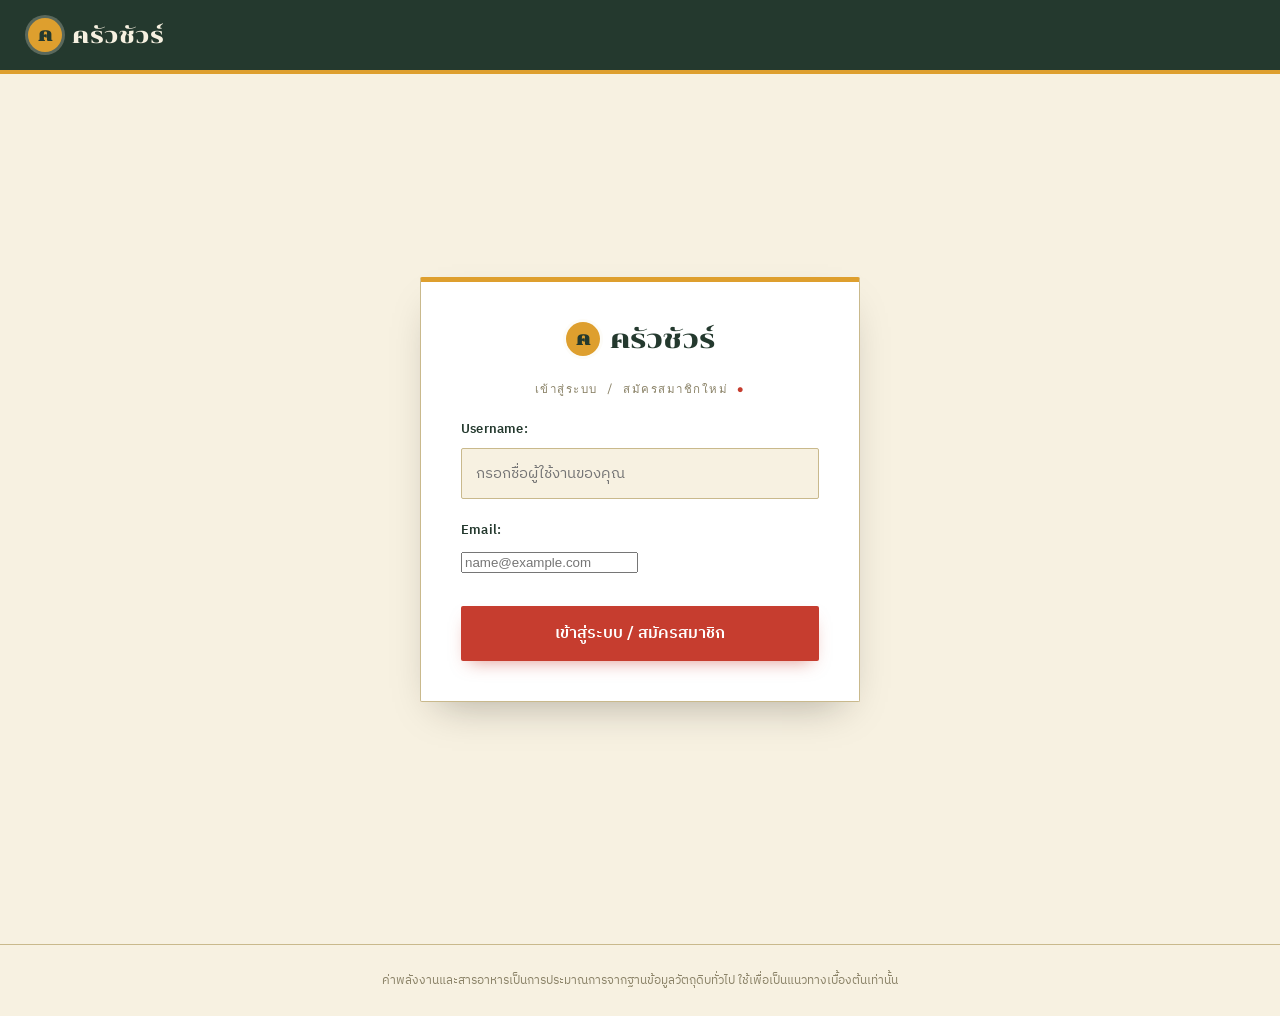
<file: nutrition-rest-api-docker/frontend/login.html>
<!DOCTYPE html>
<html lang="th">
<head>
<meta charset="UTF-8">
<meta name="viewport" content="width=device-width, initial-scale=1.0">
<title>ครัวชัวร์ — เข้าสู่ระบบ / สมัครสมาชิก</title>
<link rel="preconnect" href="https://fonts.googleapis.com">
<link rel="preconnect" href="https://fonts.gstatic.com" crossorigin>
<link href="https://fonts.googleapis.com/css2?family=Chonburi&family=IBM+Plex+Sans+Thai:wght@400;500;600;700&family=Space+Mono:wght@400;700&display=swap" rel="stylesheet">
<link rel="stylesheet" href="style.css">
<style>
  .login-wrapper {
    min-height: calc(100vh - 150px);
    display: flex;
    align-items: center;
    justify-content: center;
    padding: 40px 20px;
  }
  .login-card {
    width: 100%;
    max-width: 440px;
    background: #fff;
    border: 1px solid var(--khaki);
    border-top: 5px solid var(--turmeric);
    border-radius: var(--radius);
    padding: 40px;
    box-shadow: var(--paper-shadow);
  }
  .login-logo {
    display: flex;
    align-items: center;
    justify-content: center;
    gap: 10px;
    font-family: 'Chonburi', sans-serif;
    font-size: 26px;
    color: var(--pandan);
    margin-bottom: 24px;
  }
  .login-card .field {
    margin-bottom: 20px;
  }
  .login-card button.btn-primary {
    width: 100%;
    margin-top: 10px;
    padding: 14px;
    font-size: 16px;
    cursor: pointer;
  }
</style>
</head>
<body>
<div id="app">
  <header class="topbar">
    <div class="logo"><span class="logo-mark">ค</span>ครัวชัวร์</div>
  </header>

  <main>
    <div class="login-wrapper">
      <div class="login-card">
        <div class="login-logo"><span class="logo-mark">ค</span>ครัวชัวร์</div>
        <div class="ticket-head" style="justify-content: center; margin-bottom: 20px;">
          <span class="th-num">เข้าสู่ระบบ / สมัครสมาชิกใหม่ <span class="dot">●</span></span>
        </div>

        <!-- Form action points to the PHP processor backend -->
        <form action="login.php" method="POST">
          <div class="field">
            <label for="username">Username:</label>
            <input type="text" id="username" name="username" required placeholder="กรอกชื่อผู้ใช้งานของคุณ">
          </div>

          <div class="field">
            <label for="email">Email:</label>
            <input type="email" id="email" name="email" required placeholder="name@example.com">
          </div>

          <button type="submit" name="submit" class="btn-primary">เข้าสู่ระบบ / สมัครสมาชิก</button>
        </form>
      </div>
    </div>
  </main>

  <footer class="site-foot">ค่าพลังงานและสารอาหารเป็นการประมาณการจากฐานข้อมูลวัตถุดิบทั่วไป ใช้เพื่อเป็นแนวทางเบื้องต้นเท่านั้น</footer>
</div>
</body>
</html>
</file>
<file: nutrition-rest-api-docker/frontend/style.css>
:root{
  --rice:#F7F1E1;
  --rice-deep:#F0E7CE;
  --ink:#211C14;
  --pandan:#24392E;
  --pandan-light:#33513F;
  --chili:#C63D2F;
  --chili-deep:#A62F23;
  --turmeric:#DE9F2E;
  --khaki:#C9B98C;
  --paper-shadow: 0 18px 40px -18px rgba(33,28,20,0.35);
  --radius: 2px;
}
*{box-sizing:border-box;}
html{scroll-behavior:smooth;}
body{
  margin:0;
  background:var(--rice);
  color:var(--ink);
  font-family:'IBM Plex Sans Thai', sans-serif;
  -webkit-font-smoothing:antialiased;
}
h1,h2,h3,.display{
  font-family:'Chonburi', 'IBM Plex Sans Thai', sans-serif;
  font-weight:400;
  line-height:1.15;
  margin:0;
}
.mono{font-family:'Space Mono', monospace;}
button{font-family:inherit;cursor:pointer;}
a{color:inherit;}

::selection{background:var(--turmeric); color:var(--ink);}

button:focus-visible, input:focus-visible, select:focus-visible{
  outline:3px solid var(--chili);
  outline-offset:2px;
}

@media (prefers-reduced-motion: reduce){
  *{animation-duration:0.001ms !important; transition-duration:0.001ms !important;}
}

/* ---------- SHELL ---------- */
#app{min-height:100vh; display:flex; flex-direction:column;}

header.topbar{
  background:var(--pandan);
  color:var(--rice);
  padding:18px 28px;
  display:flex;
  align-items:center;
  justify-content:space-between;
  gap:20px;
  position:sticky; top:0; z-index:40;
  border-bottom:4px solid var(--turmeric);
}
.logo{
  display:flex; align-items:center; gap:10px;
  font-family:'Chonburi', sans-serif;
  font-size:22px;
  letter-spacing:0.5px;
}
.logo-mark{
  width:34px;height:34px; border-radius:50%;
  background:var(--turmeric);
  display:flex;align-items:center;justify-content:center;
  color:var(--pandan); font-size:18px; font-weight:700;
  box-shadow:0 0 0 3px rgba(247,241,225,0.25);
}
.steprail{
  display:flex; align-items:center; gap:2px;
  overflow-x:auto;
}
.steprail::-webkit-scrollbar{display:none;}
.step-dot{
  display:flex; flex-direction:column; align-items:center; gap:4px;
  background:none; border:none; color:rgba(247,241,225,0.5);
  padding:4px 10px; position:relative; white-space:nowrap;
}
.step-dot .num{
  width:26px;height:26px;border-radius:50%;
  border:1.5px solid rgba(247,241,225,0.4);
  display:flex;align-items:center;justify-content:center;
  font-family:'Space Mono',monospace; font-size:12px;
  transition:all .25s ease;
}
.step-dot .lbl{font-size:11px; letter-spacing:.2px;}
.step-dot.active{color:var(--rice);}
.step-dot.active .num{background:var(--turmeric); border-color:var(--turmeric); color:var(--pandan); font-weight:700;}
.step-dot.done{color:rgba(247,241,225,0.85);}
.step-dot.done .num{background:rgba(247,241,225,0.15); border-color:var(--rice);}
.step-dot:not(.clickable){cursor:default;}
.step-dot.clickable{cursor:pointer;}
.step-dot.clickable:hover .num{border-color:var(--rice);}

main{
  flex:1;
  width:100%;
  max-width:1180px;
  margin:0 auto;
  padding:40px 28px 80px;
}

.layout{
  display:grid;
  grid-template-columns: 1.35fr 1fr;
  gap:40px;
  align-items:start;
}
@media (max-width:880px){
  .layout{grid-template-columns:1fr;}
}

.panel{
  background:#fff;
  border:1px solid var(--khaki);
  border-top:5px solid var(--turmeric);
  border-radius:var(--radius);
  padding:36px 36px 32px;
  box-shadow:var(--paper-shadow);
}

.eyebrow{
  font-family:'Space Mono',monospace;
  font-size:12px;
  letter-spacing:2px;
  text-transform:uppercase;
  color:var(--chili);
  margin-bottom:10px;
  display:block;
}

.ticket-head{
  display:flex; align-items:baseline; justify-content:space-between; gap:16px;
  margin-bottom:6px; flex-wrap:wrap;
}
.ticket-head .th-num{
  font-family:'Space Mono',monospace; font-size:11.5px; letter-spacing:1.5px;
  color:#8a8267;
}
.ticket-head .th-num .dot{color:var(--chili);}
.section-title-row{margin-bottom:8px;}
.section-title-row .section-title{margin-bottom:0;}

/* ---------- HERO (step 1) ---------- */
.hero-panel{
  background:var(--rice-deep);
  border:1px solid var(--khaki);
  border-bottom:none;
  box-shadow:var(--paper-shadow);
  padding:52px 52px 46px;
  position:relative;
}
.hero-panel::after{
  content:"";
  position:absolute; left:0; right:0; bottom:-17px; height:18px;
  background:
    linear-gradient(-45deg, var(--rice) 9px, transparent 0) 0 0/18px 18px repeat-x,
    linear-gradient(45deg, var(--rice) 9px, transparent 0) 0 0/18px 18px repeat-x;
}
.ticket-num{
  font-family:'Space Mono',monospace; font-size:12px; letter-spacing:1.5px;
  color:#8a8267; display:flex; align-items:center; gap:10px; margin-bottom:22px;
}
.ticket-num .dot{width:6px;height:6px;border-radius:50%;background:var(--chili);}

.hero-grid{
  display:grid; grid-template-columns:1.15fr 0.85fr; gap:44px; align-items:center;
}
@media (max-width:880px){ .hero-grid{grid-template-columns:1fr;} }

.hero-panel h1{
  font-size:clamp(36px, 4.6vw, 58px);
  line-height:1.32;
  color:var(--pandan);
}
.hero-panel h1 .accent{color:var(--chili);}
.hero-panel p.lead{
  font-size:16.5px; line-height:1.75; margin-top:18px; max-width:50ch;
  color:#453d2e;
}
.cta-row{margin-top:32px; display:flex; flex-direction:column; align-items:flex-start; gap:10px;}
.cta{
  background:var(--chili);
  color:var(--rice);
  border:none;
  padding:16px 30px;
  font-size:16px;
  font-weight:600;
  border-radius:var(--radius);
  display:inline-flex; align-items:center; gap:10px;
  transition:transform .15s ease, background .15s ease;
  box-shadow:0 10px 24px -10px rgba(198,61,47,0.55);
}
.cta:hover{background:var(--chili-deep); transform:translateY(-2px);}
.cta svg{width:18px;height:18px;}
.cta-note{font-size:12.5px; color:#8a8267;}

.sticker-frame{
  background:#fff;
  border:3px solid var(--ink);
  box-shadow:8px 8px 0 var(--khaki);
  transform:rotate(-1.4deg);
  padding:18px 18px 14px;
  max-width:320px;
  margin:0 auto;
}
.sticker-frame svg{display:block; width:100%; height:auto;}
.sticker-caption{
  margin-top:14px; text-align:center; font-family:'Space Mono',monospace;
  font-size:11.5px; letter-spacing:1px; color:#8a8267; text-transform:uppercase;
}

.receipt-divider{
  border:none; border-top:1.5px dashed var(--khaki);
  margin:44px 0 26px;
}
.receipt-list{list-style:none; margin:0; padding:0;}
.receipt-list li{
  display:flex; align-items:baseline; gap:10px;
  padding:13px 0; border-bottom:1px solid #e2d9bf;
  font-size:15px; color:var(--ink);
}
.receipt-list li:first-child{padding-top:0;}
.receipt-list .ri-num{
  font-family:'Space Mono',monospace; font-size:12px; color:var(--chili); flex:none; width:20px;
}
.receipt-list .ri-text{flex:none;}
.receipt-list .ri-desc{
  flex:1; font-size:12.5px; color:#8a8267; text-align:right; max-width:34ch;
}
@media (max-width:640px){
  .receipt-list li{flex-wrap:wrap;}
  .receipt-list .ri-desc{text-align:left; width:100%; margin-left:30px;}
}
.receipt-list .ri-check{
  flex:none; color:var(--pandan); font-weight:700; font-family:'Space Mono',monospace;
}

/* ---------- FORM ELEMENTS ---------- */
.field{margin-bottom:22px;}
.field label{
  display:block; font-size:13px; font-weight:600; margin-bottom:8px;
  color:var(--pandan); letter-spacing:.2px;
}
.field .hint{font-size:12px; color:#8a8267; margin-top:6px;}
input[type=text], input[type=number], select{
  width:100%;
  border:1.5px solid var(--khaki);
  background:var(--rice);
  padding:12px 14px;
  font-size:15px;
  border-radius:var(--radius);
  font-family:'IBM Plex Sans Thai', sans-serif;
  color:var(--ink);
}
input:focus, select:focus{border-color:var(--pandan);}

.row{display:flex; gap:14px;}
.row > *{flex:1;}

.add-row{display:flex; gap:10px; align-items:flex-end;}
.add-row .field{flex:1; margin-bottom:0;}
.btn-secondary{
  background:var(--pandan); color:var(--rice); border:none;
  padding:12px 18px; border-radius:var(--radius); font-weight:600; font-size:14px;
  white-space:nowrap;
  transition:background .15s ease;
}
.btn-secondary:hover{background:var(--pandan-light);}
.btn-secondary:disabled{background:#b9b09a; cursor:not-allowed;}

.chips{display:flex; flex-wrap:wrap; gap:10px; margin-top:18px;}
.chip{
  display:flex; align-items:center; gap:10px;
  background:#fff; border:1.5px solid var(--ink);
  padding:8px 8px 8px 10px; border-radius:3px; font-size:13.5px;
  position:relative;
}
.chip::before{
  content:""; width:6px; height:6px; border-radius:50%;
  background:var(--turmeric); border:1px solid var(--ink); flex:none;
}
.chip button{
  background:var(--chili); color:#fff; border:none;
  width:20px;height:20px;border-radius:50%;
  font-size:12px; line-height:1; display:flex; align-items:center; justify-content:center;
}
.empty-note{
  font-size:13.5px; color:#8a8267; padding:14px; border:1px dashed var(--khaki);
  border-radius:var(--radius); margin-top:16px; background:var(--rice-deep);
}

.qty-table{width:100%; border-collapse:collapse; margin-top:6px;}
.qty-table th{
  text-align:left; font-size:11px; text-transform:uppercase; letter-spacing:1.5px;
  color:#fff; background:var(--pandan); padding:10px 10px; font-family:'Space Mono',monospace;
}
.qty-table th:first-child{border-radius:3px 0 0 0;}
.qty-table th:last-child{border-radius:0 3px 0 0;}
.qty-table tr:nth-child(even) td{background:var(--rice-deep);}
.qty-table td{padding:12px 10px; border-bottom:1px solid var(--khaki); vertical-align:middle;}
.qty-table .iname{font-weight:600; font-size:14px; color:var(--pandan);}
.qty-table .gramnote{font-size:11.5px; color:#8a8267; font-family:'Space Mono',monospace;}
.qty-table input, .qty-table select{padding:8px 10px; font-size:13.5px;}

.nav-buttons{display:flex; justify-content:space-between; margin-top:32px; gap:12px;}
.btn-ghost{
  background:none; border:1.5px solid var(--pandan); color:var(--pandan);
  padding:12px 22px; border-radius:var(--radius); font-weight:600; font-size:14px;
}
.btn-ghost:hover{background:var(--rice-deep);}
.btn-primary{
  background:var(--chili); color:#fff; border:none;
  padding:12px 26px; border-radius:var(--radius); font-weight:600; font-size:14px;
  box-shadow:0 8px 18px -8px rgba(198,61,47,0.55);
}
.btn-primary:hover{background:var(--chili-deep);}
.btn-primary:disabled{background:#c9b8a8; box-shadow:none; cursor:not-allowed;}

/* ---------- LOADING (step 4) ---------- */
.loading-wrap{
  display:flex; flex-direction:column; align-items:center; justify-content:center;
  padding:70px 20px; text-align:center; gap:22px;
}
.pot{width:74px; height:74px; position:relative;}
.pot svg{width:100%; height:100%;}
.steam{
  position:absolute; top:-14px; left:50%; transform:translateX(-50%);
  width:6px; height:20px; border-radius:4px; background:var(--khaki);
  animation:rise 1.4s ease-in-out infinite;
  opacity:0.8;
}
@keyframes rise{
  0%{transform:translate(-50%,6px); opacity:0;}
  40%{opacity:0.8;}
  100%{transform:translate(-50%,-16px); opacity:0;}
}
.loading-wrap h3{color:var(--pandan); font-size:20px;}
.loading-wrap p{color:#8a8267; font-size:14px; max-width:36ch;}
.progress-bar{width:220px; height:6px; background:var(--rice-deep); border-radius:4px; overflow:hidden; border:1px solid var(--khaki);}
.progress-fill{height:100%; width:0%; background:var(--turmeric); transition:width .4s ease;}

/* ---------- NUTRITION LABEL ---------- */
.label-card{
  background:#fff;
  border:3px solid var(--ink);
  padding:0;
  position:sticky; top:100px;
  box-shadow:8px 8px 0 var(--khaki);
  transform:rotate(0.4deg);
}
.label-head{
  padding:16px 20px 12px;
  border-bottom:10px solid var(--ink);
}
.label-head .lbl-eyebrow{
  font-family:'Space Mono',monospace; font-size:11px; letter-spacing:2px; text-transform:uppercase; color:#8a8267;
}
.label-head h2{font-size:26px; color:var(--ink); margin-top:2px;}
.label-sub{
  padding:10px 20px; border-bottom:1px solid var(--ink); font-size:13px;
  display:flex; justify-content:space-between;
}
.label-cal{
  padding:12px 20px; border-bottom:8px solid var(--ink);
  display:flex; justify-content:space-between; align-items:baseline;
}
.label-cal .lc-label{font-family:'Chonburi',sans-serif; font-size:16px;}
.label-cal .lc-num{font-family:'Space Mono',monospace; font-size:34px; font-weight:700; color:var(--chili);}
.label-rows{padding:0 20px;}
.label-row{
  display:flex; justify-content:space-between; align-items:center;
  padding:9px 0; border-bottom:1px solid #d8d0ba; font-size:14px;
}
.label-row.indent{padding-left:16px; font-size:13px; color:#5b5340;}
.label-row .rdi{font-family:'Space Mono',monospace; font-size:12.5px; color:var(--pandan); font-weight:700;}
.label-row .val{font-family:'Space Mono',monospace; font-weight:700;}
.label-foot{
  padding:14px 20px 20px; font-size:11px; color:#8a8267; line-height:1.5;
}
.label-empty{
  padding:40px 24px; text-align:center; color:#8a8267; font-size:13.5px; line-height:1.6;
}
.serving-toggle{
  display:flex; gap:0; margin:16px 20px 4px; border:1.5px solid var(--pandan); border-radius:var(--radius); overflow:hidden;
}
.serving-toggle button{
  flex:1; background:#fff; border:none; padding:9px; font-size:12.5px; font-weight:600; color:var(--pandan);
}
.serving-toggle button.active{background:var(--pandan); color:var(--rice);}

/* ---------- RESULTS PAGE ---------- */
.result-hero{display:flex; align-items:center; gap:16px; margin-bottom:26px;}
.result-hero .num-big{font-family:'Space Mono',monospace; font-size:52px; font-weight:700; color:var(--chili);}
.result-hero .num-unit{font-size:14px; color:#8a8267;}
.bar-group{margin-bottom:16px;}
.bar-label{display:flex; justify-content:space-between; font-size:13px; margin-bottom:5px;}
.bar-track{height:10px; background:var(--rice-deep); border:1px solid var(--khaki); border-radius:6px; overflow:hidden;}
.bar-fill{height:100%; background:var(--turmeric); border-radius:6px 0 0 6px; transition:width .6s ease;}
.bar-fill.chili{background:var(--chili);}
.bar-fill.pandan{background:var(--pandan);}

/* ---------- RECOMMENDATIONS ---------- */
.rec-card{
  display:flex; gap:16px; padding:20px; border:1px solid var(--khaki);
  border-left:5px solid var(--turmeric); border-radius:var(--radius); margin-bottom:16px;
  background:var(--rice-deep);
}
.rec-card.warn{border-left-color:var(--chili);}
.rec-card .ricon{
  width:40px;height:40px; flex:none; border-radius:50%; background:#fff; border:2px solid var(--ink);
  display:flex; align-items:center; justify-content:center; font-size:17px;
}
.rec-card.warn .ricon{background:#fbe9e4;}
.rec-card:not(.warn) .ricon{background:#eef3e9;}
.rec-card h3{font-size:15.5px; color:var(--pandan); margin-bottom:5px;}
.rec-card p{margin:0; font-size:13.5px; line-height:1.6; color:#453d2e;}
.rec-card .tag{
  display:inline-block; margin-top:8px; font-family:'Space Mono',monospace; font-size:11px;
  background:#fff; border:1px solid var(--khaki); padding:2px 8px; border-radius:10px; color:#5b5340;
}

footer.site-foot{
  text-align:center; padding:26px; font-size:12px; color:#8a8267;
  border-top:1px solid var(--khaki);
}

.section-title{color:var(--pandan); font-size:24px; margin-bottom:6px;}
.section-desc{color:#5b5340; font-size:14px; margin-bottom:26px; max-width:60ch; line-height:1.6;}
</file>
